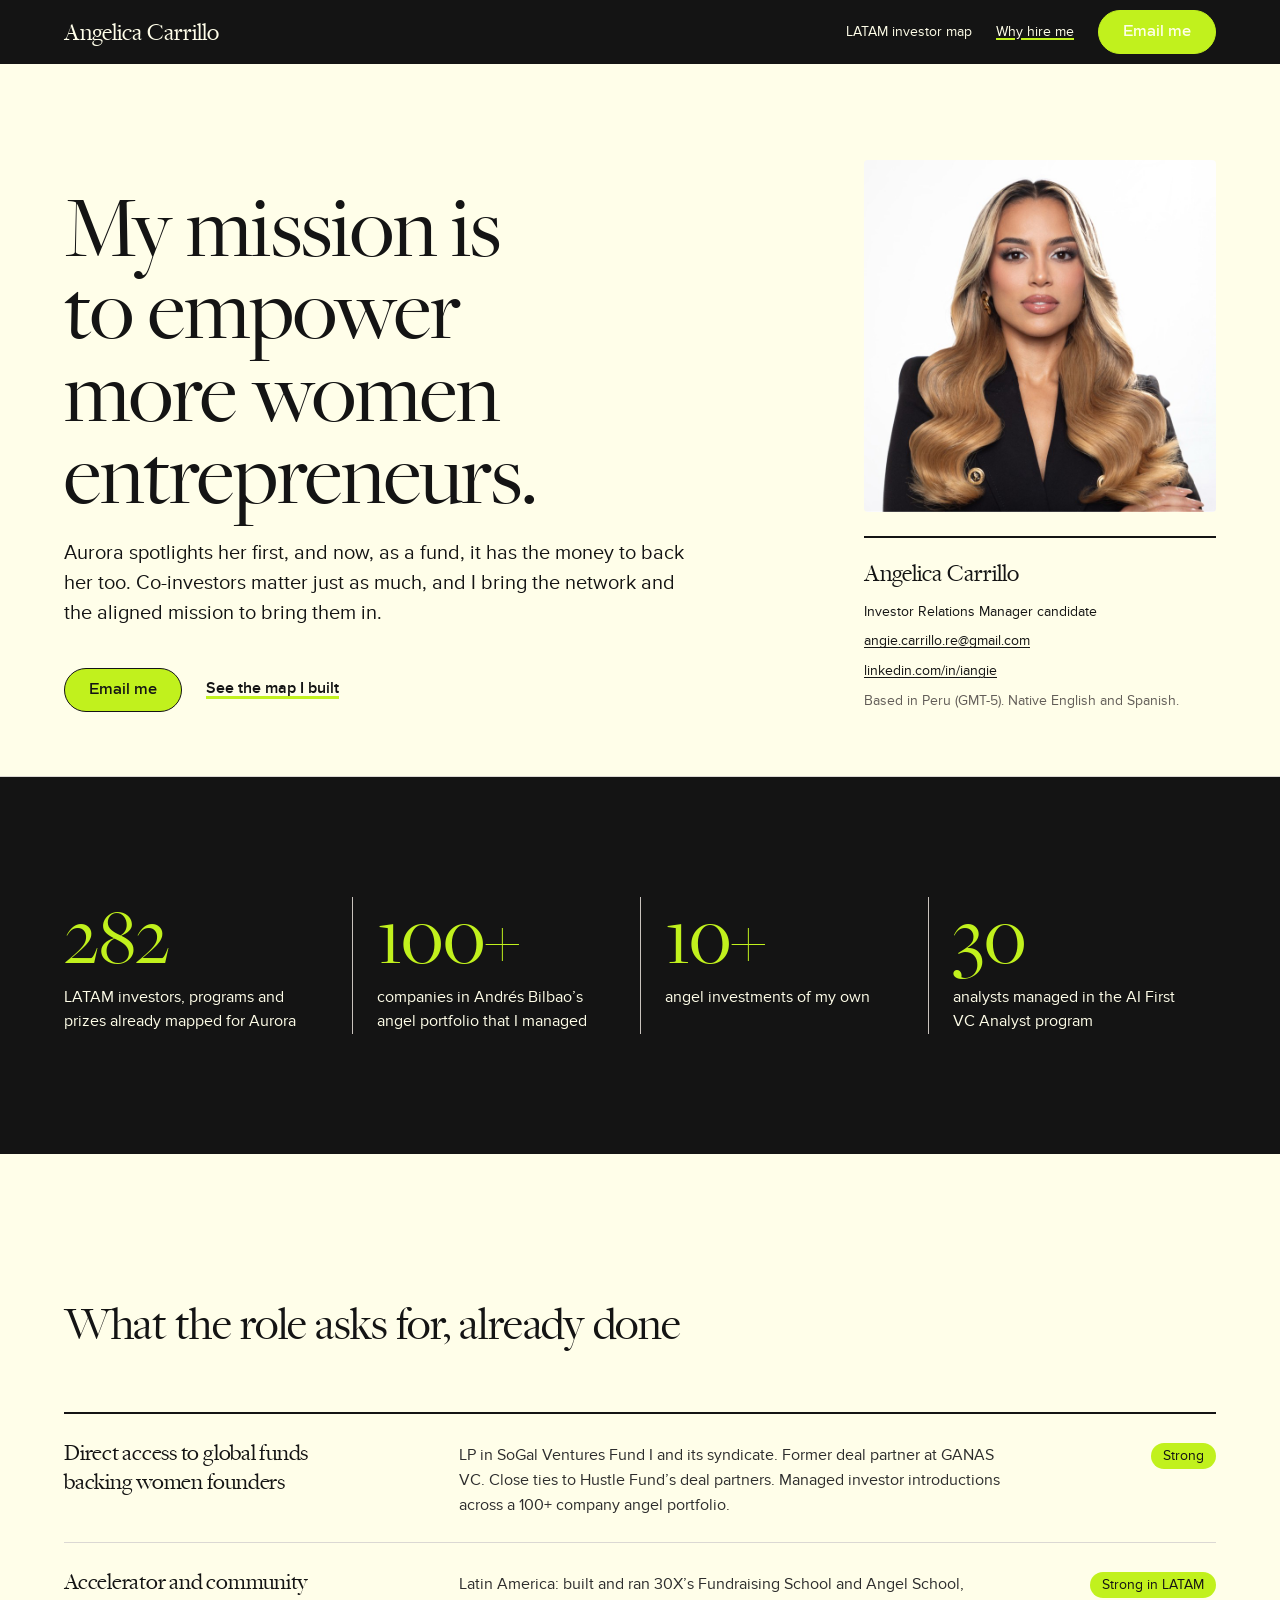
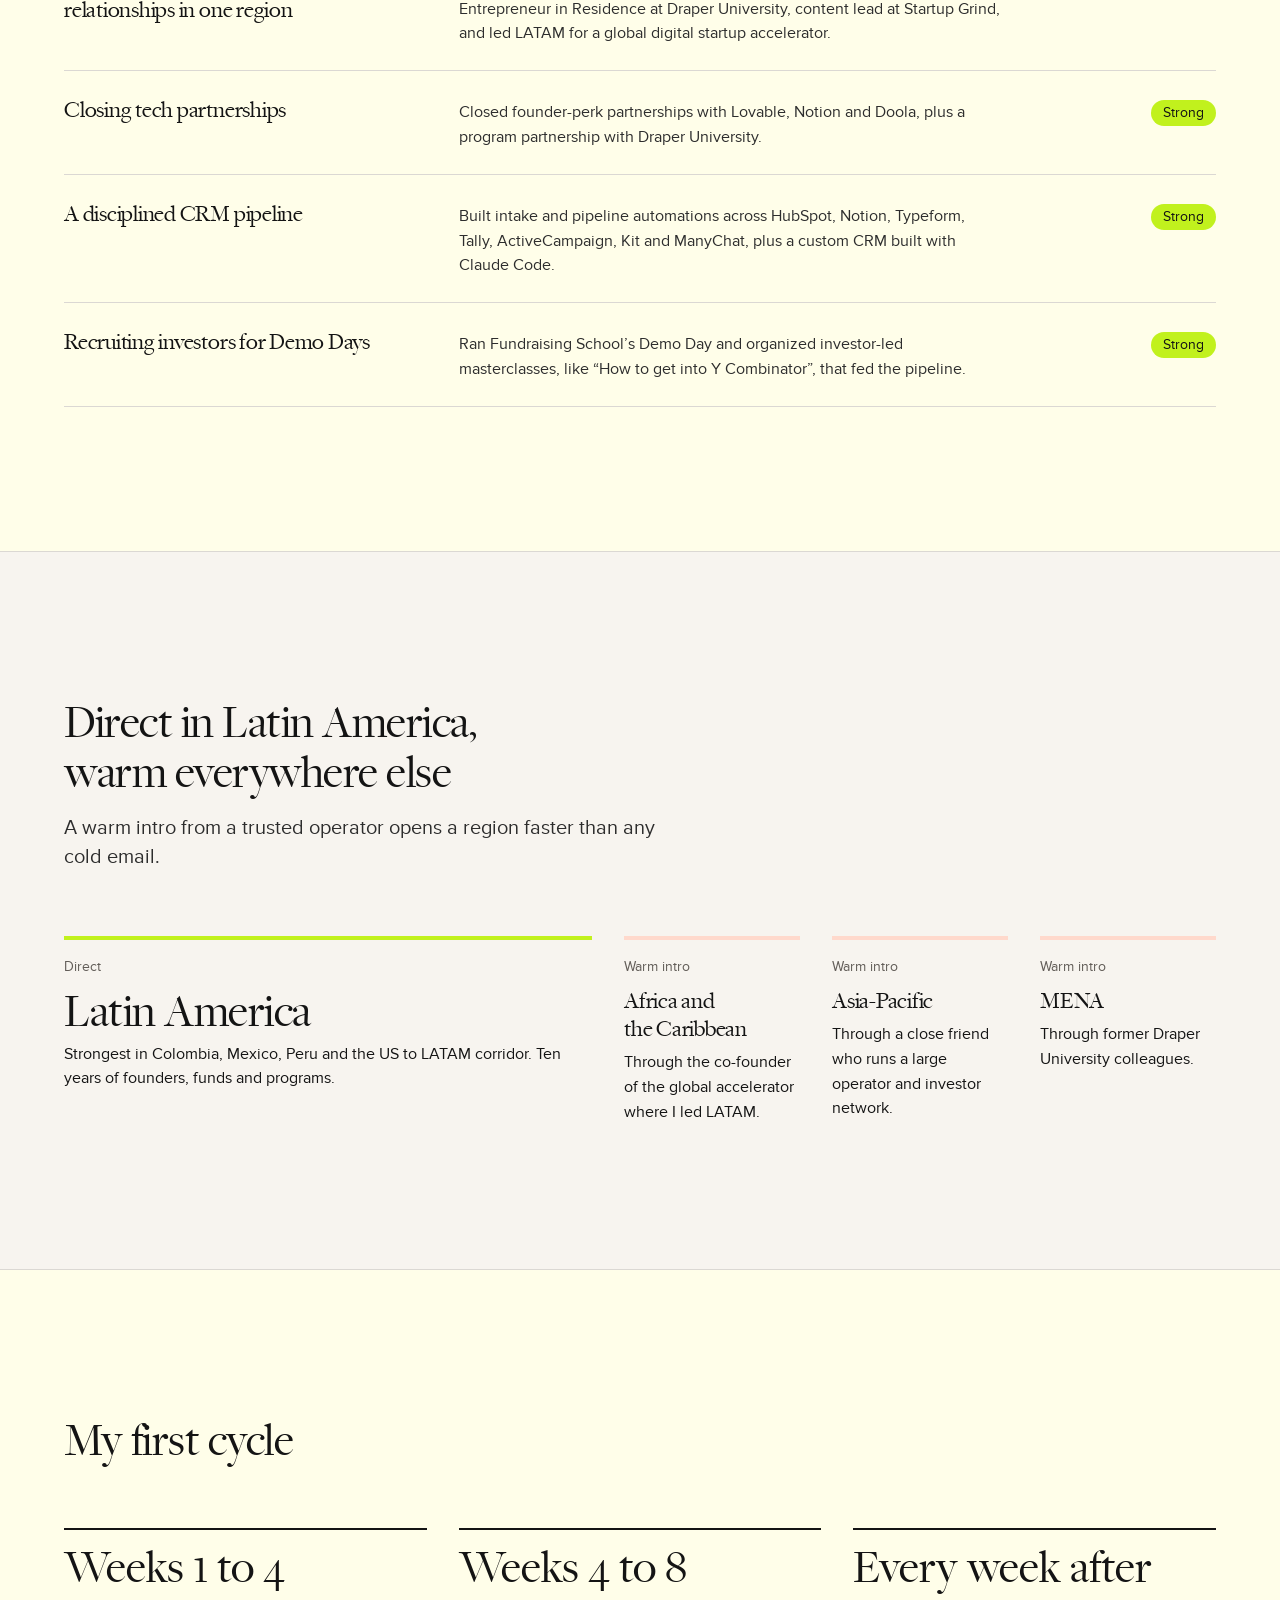
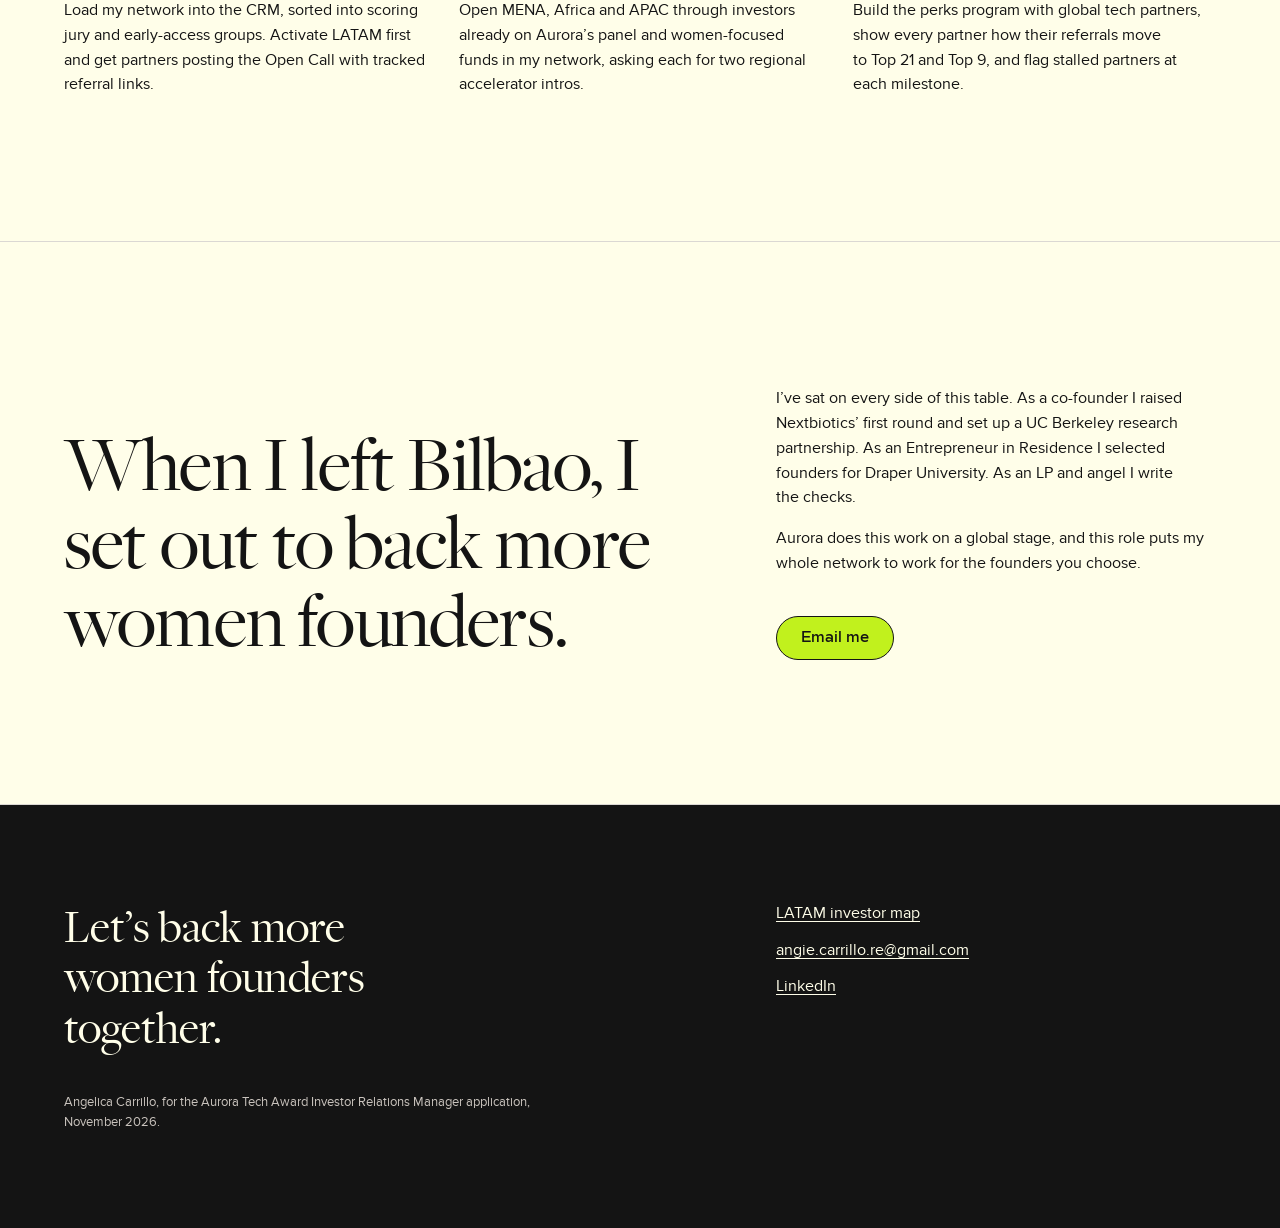
<file: why-hire-me/index.html>
<!doctype html>
<html lang="en">
<head>
<meta charset="utf-8">
<meta name="viewport" content="width=device-width,initial-scale=1">
<meta name="robots" content="noindex">
<title>Why Hire Angelica</title>
<meta name="description" content="Why Angelica Carrillo is the Investor Relations Manager Aurora needs for its next cycle.">
<link rel="stylesheet" href="../site.css">
</head>
<body>

<header class="nav">
 <div class="container">
  <a class="wordmark" href="../">Angelica Carrillo</a>
  <nav class="nav-links" aria-label="Main">
   <a class="hide-s" href="../">LATAM investor map</a>
   <a class="is-here hide-s" href="./" aria-current="page">Why hire me</a>
   <a class="btn" href="mailto:angie.carrillo.re@gmail.com">Email me</a>
  </nav>
 </div>
</header>

<main>
<section class="page-hero">
 <div class="container">
  <div>
   <h1>My mission is to empower more women entrepreneurs.</h1>
   <p class="lead">Aurora spotlights her first, and now, as a fund, it has the money to back her too. Co-investors matter just as much, and I bring the network and the aligned mission to bring them in.</p>
   <div class="actions">
    <a class="btn" href="mailto:angie.carrillo.re@gmail.com">Email me</a>
    <a class="textlink" href="../">See the map I built</a>
   </div>
  </div>
  <div class="hero-side">
   <img class="portrait" src="angelica-carrillo.jpg" alt="Angelica Carrillo" width="800" height="800">
  <div class="contact-card">
   <b>Angelica Carrillo</b>
   <span>Investor Relations Manager candidate</span>
   <a href="mailto:angie.carrillo.re@gmail.com">angie.carrillo.re@gmail.com</a>
   <a href="https://www.linkedin.com/in/iangie" rel="noopener">linkedin.com/in/iangie</a>
   <span class="muted">Based in Peru (GMT-5). Native English and Spanish.</span>
  </div>
  </div>
 </div>
</section>

<section class="section tight band-ink">
 <div class="container">
  <div class="receipts">
   <div><b>282</b><p>LATAM investors, programs and prizes already mapped for Aurora</p></div>
   <div><b>100+</b><p>companies in Andrés Bilbao’s angel portfolio that I managed</p></div>
   <div><b>10+</b><p>angel investments of my own</p></div>
   <div><b>30</b><p>analysts managed in the AI First VC Analyst program</p></div>
  </div>
 </div>
</section>

<section class="section">
 <div class="container">
  <div class="head"><h2>What the role asks for, already done</h2></div>
  <div class="fit">
   <div class="fit-row"><h3>Direct access to global funds backing women founders</h3><p>LP in SoGal Ventures Fund I and its syndicate. Former deal partner at GANAS VC. Close ties to Hustle Fund’s deal partners. Managed investor introductions across a 100+ company angel portfolio.</p><span>Strong</span></div>
   <div class="fit-row"><h3>Accelerator and community relationships in one region</h3><p>Latin America: built and ran 30X’s Fundraising School and Angel School, Entrepreneur in Residence at Draper University, content lead at Startup Grind, and led LATAM for a global digital startup accelerator.</p><span>Strong in LATAM</span></div>
   <div class="fit-row"><h3>Closing tech partnerships</h3><p>Closed founder-perk partnerships with Lovable, Notion and Doola, plus a program partnership with Draper University.</p><span>Strong</span></div>
   <div class="fit-row"><h3>A disciplined CRM pipeline</h3><p>Built intake and pipeline automations across HubSpot, Notion, Typeform, Tally, ActiveCampaign, Kit and ManyChat, plus a custom CRM built with Claude Code.</p><span>Strong</span></div>
   <div class="fit-row"><h3>Recruiting investors for Demo Days</h3><p>Ran Fundraising School’s Demo Day and organized investor-led masterclasses, like “How to get into Y Combinator”, that fed the pipeline.</p><span>Strong</span></div>
  </div>
 </div>
</section>

<section class="section band-2">
 <div class="container">
  <div class="head"><h2>Direct in Latin America, warm everywhere else</h2><p class="lead">A warm intro from a trusted operator opens a region faster than any cold email.</p></div>
  <div class="reach">
   <div class="direct"><small>Direct</small><h3>Latin America</h3><p>Strongest in Colombia, Mexico, Peru and the US to LATAM corridor. Ten years of founders, funds and programs.</p></div>
   <div><small>Warm intro</small><h3>Africa and the Caribbean</h3><p>Through the co-founder of the global accelerator where I led LATAM.</p></div>
   <div><small>Warm intro</small><h3>Asia-Pacific</h3><p>Through a close friend who runs a large operator and investor network.</p></div>
   <div><small>Warm intro</small><h3>MENA</h3><p>Through former Draper University colleagues.</p></div>
  </div>
 </div>
</section>

<section class="section">
 <div class="container">
  <div class="head"><h2>My first cycle</h2></div>
  <ol class="plan">
   <li><b>Weeks 1 to 4</b><p>Load my network into the CRM, sorted into scoring jury and early-access groups. Activate LATAM first and get partners posting the Open Call with tracked referral links.</p></li>
   <li><b>Weeks 4 to 8</b><p>Open MENA, Africa and APAC through investors already on Aurora’s panel and women-focused funds in my network, asking each for two regional accelerator intros.</p></li>
   <li><b>Every week after</b><p>Build the perks program with global tech partners, show every partner how their referrals move to Top 21 and Top 9, and flag stalled partners at each milestone.</p></li>
  </ol>
 </div>
</section>

<section class="section">
 <div class="container why">
  <p class="statement">When I left Bilbao, I set out to back more women founders.</p>
  <div>
   <p>I’ve sat on every side of this table. As a co-founder I raised Nextbiotics’ first round and set up a UC Berkeley research partnership. As an Entrepreneur in Residence I selected founders for Draper University. As an LP and angel I write the checks.</p>
   <p>Aurora does this work on a global stage, and this role puts my whole network to work for the founders you choose.</p>
   <div class="actions"><a class="btn" href="mailto:angie.carrillo.re@gmail.com">Email me</a></div>
  </div>
 </div>
</section>
</main>

<footer class="footer">
 <div class="container">
  <div>
   <p class="closing">Let’s back more women founders together.</p>
   <small>Angelica Carrillo, for the Aurora Tech Award Investor Relations Manager application, November 2026.</small>
  </div>
  <nav aria-label="Footer">
   <a href="../">LATAM investor map</a>
   <a href="mailto:angie.carrillo.re@gmail.com">angie.carrillo.re@gmail.com</a>
   <a href="https://www.linkedin.com/in/iangie" rel="noopener">LinkedIn</a>
  </nav>
 </div>
</footer>

</body>
</html>
</file>
<file: site.css>
/* Hallmark · shape: Index-First (/), Long Document (/why-hire-me/) · genre: editorial · theme: brand · redesign: full
 * paper: oklch(99.4% 0.03 110) · accent: oklch(90% 0.21 122) · display: Freight Big Pro (Angie’s brand) · body: Proxima Nova, Commuters Sans on buttons (Angie’s brand) · hero: Index (/), Banner (/why-hire-me/) · nav: slab · footer: colophon block · signature: the live LATAM map, first thing on screen
 * axes: light/roman-serif/chromatic-lime · posture: Index · contrast: pass · fold: pass · brand: Aurora Tech Award (spec 2026-11-17) · v2.0.0 */
/* Hallmark · pre-emit critique: P4 H4 E3 S5 R4 V3 · weakest: E, interactive data is rendered by the existing script, so its markup is styled, not rewritten */
@import url("./tokens.css");
@import url("./base.css");
@font-face { font-family: "Freight Big Pro"; src: url("./fonts/Headings_Freightbig_pro_book-webfont.woff") format("woff"); font-weight: 300 800; font-style: normal; font-display: swap; }
@font-face { font-family: "Proxima Nova"; src: url("./fonts/Text_proximanova-regular-webfont.woff") format("woff"); font-weight: 400; font-style: normal; font-display: swap; }
@font-face { font-family: "Proxima Nova"; src: url("./fonts/Subheadings_proximanova-semibold-webfont.woff") format("woff"); font-weight: 500 800; font-style: normal; font-display: swap; }
@font-face { font-family: "Commuters Sans"; src: url("./fonts/Buttons_commuterssans-semibold-webfont.woff") format("woff"); font-weight: 400 800; font-style: normal; font-display: swap; }

:root {
  --display-weight: 400;
  --nums-display: lining-nums tabular-nums;
  --map-0: #ece9e2; --map-1: #eef7c7; --map-2: #d6f06b; --map-3: #c1f11d; --map-4: #8fb80f;
  --color-rel-n: #ffd9cc;
  --color-aurora-blue: #5c84ff;
  --nav-h: 64px;
}

/* chrome */
.nav { background: var(--color-ink); color: var(--color-on-ink); position: sticky; top: 0; z-index: var(--z-sticky-nav); }
.nav .container { display: flex; align-items: center; justify-content: space-between; gap: var(--space-lg); min-height: var(--nav-h); }
.wordmark { font-family: var(--font-display); font-size: var(--text-xl); font-weight: 400; text-decoration: none; color: var(--color-on-ink); }
.nav-links { display: flex; align-items: center; gap: var(--space-lg); font-size: var(--text-sm); }
.nav-links a { color: var(--color-on-ink); text-decoration: none; }
.nav-links a:hover { text-decoration: underline; }
.nav-links a.is-here { text-decoration: underline; text-decoration-color: var(--color-accent); text-decoration-thickness: 2px; }

/* buttons, one primary style */
.btn { display: inline-flex; align-items: center; min-height: 44px; padding: 0 var(--space-lg); border-radius: var(--radius-pill); border: 1px solid var(--color-ink); background: var(--color-accent); color: var(--color-accent-ink); font-weight: 700; font-size: var(--text-sm); text-decoration: none; cursor: pointer; white-space: nowrap; transition: background-color var(--dur-micro) var(--ease-out), transform var(--dur-micro) var(--ease-out); }
.btn:hover { background: var(--color-ink); color: var(--color-on-ink); }
.btn:active { transform: translateY(1px); }
.btn:disabled { background: var(--color-paper-2); color: var(--color-muted); border-color: var(--color-rule); cursor: not-allowed; }
.nav .btn { border-color: var(--color-accent); }
.textlink { font-weight: 700; color: var(--color-ink); text-decoration: underline; text-decoration-color: var(--color-accent); text-decoration-thickness: 3px; text-underline-offset: 0.2em; }
.textlink:hover { text-decoration-color: var(--color-ink); }

/* chips (filters, tabs) */
.chips { display: flex; flex-wrap: wrap; gap: var(--space-xs); }
.chip { min-height: 32px; padding: 0 var(--space-sm); border-radius: var(--radius-pill); border: 1px solid var(--color-rule); background: var(--color-paper-3); color: var(--color-ink); font-size: var(--text-xs); font-weight: 400; cursor: pointer; transition: background-color var(--dur-micro) var(--ease-out), border-color var(--dur-micro) var(--ease-out); }
.chip:hover { border-color: var(--color-ink); }
.chip:active { transform: translateY(1px); }
.chip[aria-pressed="true"] { background: var(--color-ink); border-color: var(--color-ink); color: var(--color-on-ink); }
.chip:disabled { background: var(--color-paper-2); color: var(--color-muted); border-color: var(--color-rule); cursor: not-allowed; }

/* hero: the map is the page */
.hero { padding-block: var(--space-lg) var(--space-2xl); border-bottom: var(--rule-hair) solid var(--color-rule); }
.hero-grid { display: grid; grid-template-columns: minmax(0, 4fr) minmax(0, 5fr) minmax(0, 3fr); gap: var(--space-xl); align-items: start; }
.hero h1 { font-size: var(--text-display-s); line-height: 1; max-width: 12ch; }
.hero-intro { display: grid; gap: var(--space-lg); }
.hero-intro > p { font-size: var(--text-lead); line-height: 1.4; }
.assess { display: grid; gap: var(--space-sm); padding-block: var(--space-md); border-block: var(--rule-hair) solid var(--color-rule); }
.assess h2 { font-size: var(--text-title); }
.meter { display: grid; grid-template-columns: minmax(0, 1fr) auto auto; align-items: center; gap: var(--space-sm); font-size: var(--text-sm); }
.meter-bar { display: flex; gap: var(--space-2xs); }
.meter-bar i { width: 22px; height: 10px; border-radius: 2px; background: var(--color-rule); }
.meter-bar i.on { background: var(--color-ink); }
.meter b { font-variant-numeric: tabular-nums; }
.assess p { font-size: var(--text-sm); color: var(--color-muted); }
.filter-label { font-size: var(--text-sm); color: var(--color-muted); margin-bottom: var(--space-xs); }

.mapbox { display: grid; gap: var(--space-sm); justify-items: center; }
svg.map { width: 100%; height: auto; max-height: calc(100dvh - var(--nav-h) - 120px); }
svg.map path { stroke: var(--color-paper); stroke-width: 0.8; cursor: pointer; transition: fill var(--dur-micro) var(--ease-out); }
svg.map path:hover { fill: var(--color-coral) !important; }
svg.map path.sel { fill: var(--color-ink) !important; }
svg.map path:focus-visible { outline: none; stroke: var(--color-focus); stroke-width: 2.5; }
svg.map text { font-size: 11px; font-weight: 700; fill: var(--color-ink); pointer-events: none; }
.legend { display: flex; gap: var(--space-sm); flex-wrap: wrap; justify-content: center; font-size: var(--text-xs); color: var(--color-muted); }
.sw { display: inline-block; width: 14px; height: 10px; border-radius: 2px; margin-right: var(--space-2xs); vertical-align: middle; }
.sw-1 { background: var(--map-1); } .sw-2 { background: var(--map-2); } .sw-3 { background: var(--map-3); } .sw-4 { background: var(--map-4); }

.panel { max-height: calc(100dvh - var(--nav-h) - 64px); overflow: auto; padding-left: var(--space-lg); border-left: var(--rule-hair) solid var(--color-rule); overscroll-behavior: contain; }
.panel h3 { font-size: var(--text-section); line-height: 1; }
.panel > p { font-size: var(--text-sm); color: var(--color-muted); margin-top: var(--space-xs); }
.group { margin-top: var(--space-lg); }
.group h4 { margin: 0 0 var(--space-2xs); font-size: var(--text-sm); font-weight: 700; color: var(--color-muted); }
.player { display: flex; justify-content: space-between; gap: var(--space-sm); padding-block: var(--space-xs); border-top: var(--rule-hair) solid var(--color-rule); font-size: var(--text-sm); }
.rel { font-size: var(--text-xs); padding: var(--space-3xs) var(--space-xs); border-radius: var(--radius-pill); white-space: nowrap; align-self: center; }
.rel.W { background: var(--color-accent); }
.rel.N { background: var(--color-rel-n); }
.rel.C { background: var(--color-paper-2); color: var(--color-muted); }
.w { color: var(--color-coral-ink); font-weight: 700; }
.muted { color: var(--color-muted); }
.sources { display: flex; flex-wrap: wrap; gap: var(--space-md); margin-top: var(--space-lg); font-size: var(--text-sm); }

/* sections */
.section { padding-block: var(--section-gap); border-bottom: var(--rule-hair) solid var(--color-rule); }
.section.tight { padding-block: var(--section-gap-s); }
.band-ink { background: var(--color-ink); color: var(--color-on-ink); border-bottom: 0; }
.band-ink .muted, .band-ink p.src { color: var(--color-on-ink-muted); }
.band-2 { background: var(--color-paper-2); }
.head { display: grid; gap: var(--space-md); margin-bottom: var(--space-2xl); max-width: 62rem; }
.head .lead { color: var(--color-ink-2); }

/* thesis */
.thesis { display: grid; grid-template-columns: minmax(0, 7fr) minmax(0, 5fr); gap: var(--space-3xl); align-items: end; }
.statement { font-family: var(--font-display); font-weight: 400; font-size: var(--text-display); line-height: 0.98; letter-spacing: var(--tracking-display); max-width: 14ch; }
.jobs { list-style: none; margin: 0; padding: 0; counter-reset: job; display: grid; gap: var(--space-xl); }
.jobs li { counter-increment: job; display: grid; grid-template-columns: auto minmax(0, 1fr); gap: var(--space-md); padding-top: var(--space-md); border-top: 2px solid var(--color-ink); }
.jobs li::before { content: counter(job); font-family: var(--font-display); font-weight: 400; font-size: var(--text-section); line-height: 0.8; }
.jobs h3 { margin-bottom: var(--space-xs); }

.steps-map { list-style: none; margin: var(--space-3xl) 0 0; padding: 0; border-top: var(--rule-hair) solid var(--color-ink); }
.steps-map li { display: grid; grid-template-columns: minmax(0, 2fr) minmax(0, 4fr) minmax(0, 6fr); gap: var(--gap-columns); align-items: baseline; padding-block: var(--space-lg); border-bottom: var(--rule-hair) solid var(--color-rule); }
.steps-map .n { font-family: var(--font-display); font-weight: 400; font-size: var(--text-section); line-height: 1; font-variant-numeric: tabular-nums; }
.steps-map h3 { font-size: var(--text-title); }
.steps-map p { color: var(--color-ink-2); }
.steps-intro { display: grid; grid-template-columns: minmax(0, 6fr) minmax(0, 6fr); gap: var(--gap-columns); margin-top: var(--space-4xl); align-items: end; }
.steps-intro h2 { max-width: 16ch; }
.steps-intro p { color: var(--color-ink-2); }

/* figures */
.figures { display: grid; grid-template-columns: repeat(3, minmax(0, 1fr)); }
.figures > div { padding: 0 var(--space-xl); border-left: var(--rule-hair) solid var(--color-on-ink-muted); display: grid; gap: var(--space-sm); align-content: start; }
.figures > div:first-child { padding-left: 0; border-left: 0; }
.figures b { font-family: var(--font-display); font-weight: 400; font-size: var(--text-display); line-height: 1; color: var(--color-accent); font-variant-numeric: tabular-nums; }
.figures p.src { font-size: var(--text-xs); }
.after { margin-top: var(--space-2xl); max-width: 62ch; font-size: var(--text-lead); line-height: 1.45; }

/* table */
.tablewrap { overflow-x: auto; margin-top: var(--space-lg); border-top: 2px solid var(--color-ink); }
table { border-collapse: collapse; width: 100%; min-width: 860px; font-size: var(--text-sm); }
th, td { text-align: left; padding: var(--space-md) var(--space-sm); border-bottom: var(--rule-hair) solid var(--color-rule); vertical-align: top; }
th { font-weight: 700; color: var(--color-muted); }
td.name { font-family: var(--font-display); font-size: var(--text-xl); font-weight: 400; line-height: 1.1; white-space: nowrap; }
.tier { font-size: var(--text-xs); padding: var(--space-3xs) var(--space-xs); border-radius: var(--radius-card); white-space: nowrap; }
.t1 { background: var(--color-accent); } .t2 { background: var(--color-rel-n); } .t3 { background: var(--color-paper-2); }
.tiers { display: grid; grid-template-columns: repeat(3, minmax(0, 1fr)); gap: var(--gap-columns); margin-bottom: var(--space-xl); }
.tiers p { font-size: var(--text-sm); color: var(--color-ink-2); }
.tiers b { display: block; font-family: var(--font-display); font-size: var(--text-xl); font-weight: 400; color: var(--color-ink); }

/* task 2 */
.founder { display: grid; grid-template-columns: minmax(0, 5fr) minmax(0, 7fr); gap: var(--space-3xl); align-items: start; }
.founder h2 { max-width: 12ch; }
.founder .cols { display: grid; grid-template-columns: repeat(2, minmax(0, 1fr)); gap: var(--space-xl); }
.founder .cols > div { display: grid; gap: var(--space-sm); align-content: start; padding-top: var(--space-md); border-top: 2px solid var(--color-on-ink); }
.sub { font-family: var(--font-display); font-size: var(--text-section); font-weight: 400; line-height: 1.05; margin: var(--space-3xl) 0 var(--space-lg); }
.steps { display: grid; grid-template-columns: repeat(3, minmax(0, 1fr)); gap: var(--gap-columns); }
.step { text-align: left; display: grid; gap: var(--space-2xs); padding: var(--space-md) 0; background: none; border: 0; border-top: 4px solid var(--color-rule); color: var(--color-ink); cursor: pointer; font-size: var(--text-md); transition: border-color var(--dur-micro) var(--ease-out); }
.step b { font-family: var(--font-display); font-size: var(--text-xl); font-weight: 400; }
.step:hover { border-top-color: var(--color-ink); }
.step[aria-pressed="true"] { border-top-color: var(--color-accent); }
.step:active { transform: translateY(1px); }
.msg { white-space: pre-wrap; background: var(--color-paper-3); border: var(--rule-hair) solid var(--color-rule); border-radius: var(--radius-card); padding: var(--space-xl); font-size: var(--text-md); line-height: 1.6; max-width: 72ch; margin-top: var(--space-lg); }
.inv { display: grid; grid-template-columns: minmax(0, 7fr) minmax(0, 5fr); gap: var(--space-3xl); margin-top: var(--space-lg); align-items: start; }
.inv .msg { margin-top: var(--space-xs); }
.inv h3 { font-size: var(--text-section); line-height: 1; margin-bottom: var(--space-md); }
.timeline { display: grid; grid-template-columns: repeat(3, minmax(0, 1fr)); gap: var(--gap-columns); margin-top: var(--space-2xl); }
.tl { border-top: 2px solid var(--color-ink); padding-top: var(--space-sm); display: grid; gap: var(--space-xs); align-content: start; }
.tl b { font-family: var(--font-display); font-size: var(--text-section); font-weight: 400; line-height: 1; }

/* footer */
.footer { padding-block: var(--space-3xl); background: var(--color-ink); color: var(--color-on-ink); }
.footer .container { display: grid; grid-template-columns: minmax(0, 7fr) minmax(0, 5fr); gap: var(--space-3xl); }
.footer .closing { font-family: var(--font-display); font-weight: 400; font-size: var(--text-section); line-height: 1.05; max-width: 16ch; }
.footer nav { display: grid; gap: var(--space-sm); align-content: start; }
.footer a { color: var(--color-on-ink); }
.footer small { display: block; margin-top: var(--space-xl); font-size: var(--text-xs); color: var(--color-on-ink-muted); max-width: 60ch; }

/* why-hire-me page */
.page-hero { padding-block: var(--space-3xl) var(--space-2xl); border-bottom: var(--rule-hair) solid var(--color-rule); }
.page-hero .container { display: grid; grid-template-columns: minmax(0, 8fr) minmax(0, 4fr); gap: var(--space-3xl); align-items: end; }
.page-hero h1 { font-size: clamp(3rem, 7vw, 7rem); line-height: 0.92; max-width: 11ch; }
.page-hero .lead { margin-top: var(--space-lg); }
.page-hero .actions { display: flex; flex-wrap: wrap; gap: var(--space-lg); align-items: center; margin-top: var(--space-xl); }
.contact-card { display: grid; gap: var(--space-xs); padding-top: var(--space-md); border-top: 2px solid var(--color-ink); font-size: var(--text-sm); }
.contact-card b { font-family: var(--font-display); font-size: var(--text-xl); font-weight: 400; }
.receipts { display: grid; grid-template-columns: repeat(4, minmax(0, 1fr)); }
.receipts > div { padding: 0 var(--space-lg); border-left: var(--rule-hair) solid var(--color-on-ink-muted); display: grid; gap: var(--space-xs); align-content: start; }
.receipts > div:first-child { padding-left: 0; border-left: 0; }
.receipts b { font-family: var(--font-display); font-weight: 400; font-size: var(--text-display); line-height: 1; color: var(--color-accent); font-variant-numeric: tabular-nums; }
.fit { border-top: 2px solid var(--color-ink); }
.fit-row { display: grid; grid-template-columns: minmax(0, 4fr) minmax(0, 6fr) minmax(0, 2fr); gap: var(--gap-columns); padding-block: var(--space-lg); border-bottom: var(--rule-hair) solid var(--color-rule); align-items: baseline; }
.fit-row h3 { font-size: var(--text-title); }
.fit-row p { color: var(--color-ink-2); }
.fit-row span { font-size: var(--text-sm); justify-self: end; padding: var(--space-3xs) var(--space-sm); border-radius: var(--radius-pill); background: var(--color-accent); }
.reach { display: grid; grid-template-columns: minmax(0, 6fr) repeat(3, minmax(0, 2fr)); gap: var(--gap-columns); }
.reach > div { display: grid; gap: var(--space-xs); align-content: start; padding-top: var(--space-md); border-top: 4px solid var(--color-rel-n); }
.reach > div.direct { border-top-color: var(--color-accent); }
.reach > div.direct h3 { font-size: var(--text-section); line-height: 1; }
.reach small { font-size: var(--text-sm); color: var(--color-muted); }
.plan { list-style: none; margin: 0; padding: 0; display: grid; grid-template-columns: repeat(3, minmax(0, 1fr)); gap: var(--gap-columns); }
.plan li { border-top: 2px solid var(--color-ink); padding-top: var(--space-sm); display: grid; gap: var(--space-xs); align-content: start; }
.plan b { font-family: var(--font-display); font-size: var(--text-section); font-weight: 400; line-height: 1; }
.why { display: grid; grid-template-columns: minmax(0, 7fr) minmax(0, 5fr); gap: var(--space-3xl); align-items: end; }
.why p + p { margin-top: var(--space-md); }

/* responsive */
@media (max-width: 75rem) {
  .hero-grid { grid-template-columns: minmax(0, 1fr) minmax(0, 1fr); }
  .hero-intro { grid-column: 1 / -1; grid-template-columns: minmax(0, 1fr) minmax(0, 1fr); column-gap: var(--space-xl); }
  .hero-intro h1 { grid-column: 1 / -1; max-width: 20ch; }
}
@media (max-width: 60rem) {
  .hero-grid, .hero-intro, .thesis, .steps-intro, .founder, .founder .cols, .inv, .footer .container, .page-hero .container, .why, .reach { grid-template-columns: minmax(0, 1fr); }
  .panel { max-height: none; padding-left: 0; border-left: 0; border-top: var(--rule-hair) solid var(--color-rule); padding-top: var(--space-lg); }
  svg.map { max-height: 70dvh; }
  .figures, .receipts, .steps, .timeline, .plan, .tiers { grid-template-columns: minmax(0, 1fr); gap: var(--space-xl); }
  .figures > div, .receipts > div { padding-left: 0; border-left: 0; }
  .steps-map li, .fit-row { grid-template-columns: minmax(0, 1fr); gap: var(--space-xs); }
  .fit-row span { justify-self: start; }
  .nav-links .hide-s { display: none; }
}
.why .actions { margin-top: var(--space-xl); }
.statement, .figures b, .receipts b, .steps-map .n, .tl b, .plan b, .jobs li::before { font-variant-numeric: var(--nums-display); }
.filters { display: grid; grid-template-columns: minmax(0, 7fr) minmax(0, 5fr); gap: var(--gap-columns); }
@media (max-width: 60rem) { .filters { grid-template-columns: minmax(0, 1fr); gap: var(--space-md); } }
.hero-thesis { display: grid; gap: var(--space-md); }
.thesis-line { font-family: var(--font-display); font-weight: 400; font-size: var(--text-xl); line-height: 1.2; }
.hero-thesis .jobs { gap: var(--space-md); }
.hero-thesis .jobs li { padding-top: var(--space-sm); border-top-width: 1px; }
.hero-thesis .jobs li::before { font-size: var(--text-xl); line-height: 1; }
.hero-thesis .jobs h3 { font-size: var(--text-lg); margin-bottom: var(--space-2xs); }
.hero-thesis .jobs p { font-size: var(--text-sm); color: var(--color-ink-2); }
.total-line { font-size: var(--text-md); color: var(--color-muted); }
.side { display: grid; gap: var(--space-lg); padding-left: var(--space-lg); border-left: var(--rule-hair) solid var(--color-rule); align-content: start; }
.side .assess { border-top: 0; padding-top: 0; }
.side .panel { padding-left: 0; border-left: 0; max-height: calc(100dvh - var(--nav-h) - 300px); min-height: 320px; }
@media (max-width: 75rem) { .side { grid-column: 1 / -1; padding-left: 0; border-left: 0; } .side .panel { max-height: 560px; } }
@media (max-width: 60rem) { .side .panel { max-height: none; } }
.hero h1 { font-size: clamp(2.25rem, 2.6vw + 0.75rem, 3.5rem); max-width: 16ch; }
.msg-dialog { width: 100%; max-width: 640px; max-height: calc(100dvh - 64px); border: 1px solid var(--color-ink); border-radius: var(--radius-card); background: var(--color-paper); color: var(--color-ink); padding: var(--space-xl); }
.msg-dialog::backdrop { background: color-mix(in oklab, var(--color-ink) 55%, transparent); }
.dlg-head { display: flex; justify-content: space-between; align-items: start; gap: var(--space-md); }
.dlg-head h3 { font-size: var(--text-section); line-height: 1; }
.dlg-meta { margin-top: var(--space-sm); font-size: var(--text-sm); font-weight: 700; }
.dlg-meta::before { content: ""; display: inline-block; width: 10px; height: 10px; border-radius: 2px; margin-right: var(--space-xs); background: var(--color-rel-n); }
.dlg-meta[data-rel="Warm"]::before { background: var(--color-accent); }
.dlg-meta[data-rel="Cold"]::before { background: var(--color-rule); }
.msg-dialog .msg { margin-block: var(--space-md) var(--space-lg); }
.engage-grid { display: grid; grid-template-columns: repeat(3, minmax(0, 1fr)); gap: var(--space-xl); margin-top: var(--space-3xl); }
.engage-grid > div { display: grid; gap: var(--space-sm); align-content: start; padding-top: var(--space-md); border-top: 2px solid var(--color-ink); }
.engage-grid p, .coverage { color: var(--color-ink-2); }
.coverage { margin: 0; padding-left: var(--space-md); display: grid; gap: var(--space-xs); }
@media (max-width: 60rem) { .engage-grid { grid-template-columns: minmax(0, 1fr); } }
.msg-btn { white-space: nowrap; }
/* hero v3: intro and self-assessment on top, then filters, map and country list at one height */
.hero-top { display: grid; grid-template-columns: minmax(0, 7fr) minmax(0, 5fr); gap: var(--space-3xl); align-items: start; padding-bottom: var(--space-xl); margin-bottom: var(--space-xl); border-bottom: var(--rule-hair) solid var(--color-rule); }
.hero-top .hero-intro { display: grid; gap: var(--space-lg); grid-template-columns: minmax(0, 1fr); }
.hero-top .hero-intro h1 { grid-column: auto; max-width: 20ch; }
.hero-top .hero-thesis { display: grid; grid-template-columns: minmax(0, 1fr); gap: var(--space-md); }
.cs .jobs { grid-template-columns: repeat(2, minmax(0, 1fr)); display: grid; gap: var(--gap-columns); }
.hero-top .assess { border-top: 2px solid var(--color-ink); border-bottom: 0; padding-top: var(--space-md); }
.hero-grid { grid-template-columns: minmax(0, 3fr) minmax(0, 5fr) minmax(0, 4fr); align-items: stretch; }
.filters-col { display: grid; gap: var(--space-lg); align-content: start; }
.hero-grid .panel { max-height: calc(100dvh - var(--nav-h) - 48px); min-height: 0; padding-left: var(--space-lg); border-left: var(--rule-hair) solid var(--color-rule); border-top: 0; padding-top: 0; }
@media (max-width: 75rem) {
  .hero-grid { grid-template-columns: minmax(0, 1fr) minmax(0, 1fr); }
  .filters-col { grid-column: 1 / -1; }
}
@media (max-width: 60rem) {
  .hero-top, .cs .jobs, .hero-grid { grid-template-columns: minmax(0, 1fr); gap: var(--space-xl); }
  .hero-grid .panel { max-height: none; padding-left: 0; border-left: 0; border-top: var(--rule-hair) solid var(--color-rule); padding-top: var(--space-lg); }
}
.hero-grid .mapbox { align-content: start; }
.hero-grid .panel { max-height: none; height: 100%; contain: size; overflow: auto; }
@media (max-width: 60rem) { .hero-grid .panel { contain: none; height: auto; max-height: 70dvh; } }
.cs .jobs { grid-template-columns: repeat(3, minmax(0, 1fr)); }
@media (max-width: 60rem) { .cs .jobs { grid-template-columns: minmax(0, 1fr); } }
.cs > .jobs { grid-column: 1 / -1; margin-top: var(--space-xs); }
.cs > .jobs li { padding-top: var(--space-sm); border-top-width: 1px; }
.cs > .jobs li::before { font-size: var(--text-xl); line-height: 1; }
.cs > .jobs h3 { font-size: var(--text-lg); margin-bottom: var(--space-2xs); }
.cs > .jobs p { font-size: var(--text-sm); color: var(--color-ink-2); }
.hero-top { row-gap: var(--space-xl); }
svg.map path.sel { fill: var(--color-aurora-blue) !important; }
svg.map text.on-sel { fill: var(--color-on-ink); }
.btn { font-family: var(--font-outlier); font-weight: 600; letter-spacing: 0; }
.act-head { margin: var(--space-lg) 0 var(--space-xs); font-size: var(--text-sm); font-weight: 700; color: var(--color-ink); }
.act { list-style: none; margin: 0; padding: 0; border-top: var(--rule-hair) solid var(--color-ink); }
.act li { display: grid; grid-template-columns: 3.25rem minmax(0, 1fr); column-gap: var(--space-sm); padding-block: var(--space-xs); border-bottom: var(--rule-hair) solid var(--color-rule); align-items: baseline; }
.act b { grid-row: span 2; font-family: var(--font-display); font-weight: 400; font-size: var(--text-xl); line-height: 1; font-variant-numeric: var(--nums-display); }
.act span { font-weight: 600; font-size: var(--text-sm); color: var(--color-ink); }
.act small { font-size: var(--text-xs); color: var(--color-muted); }
.cs > .jobs .act li { counter-increment: none; display: grid; grid-template-columns: 3.25rem minmax(0, 1fr); column-gap: var(--space-sm); gap: 0 var(--space-sm); padding: var(--space-xs) 0; border-top: 0; border-bottom: var(--rule-hair) solid var(--color-rule); }
.cs > .jobs .act li::before { content: none; }
.cs > .jobs .act small { font-size: var(--text-xs); color: var(--color-muted); }
.cs > .jobs > li { border-top: 0; padding-top: 0; }
.cs { display: grid; gap: var(--space-xl); }
.cs .thesis-line { font-size: var(--text-section); line-height: 1.1; max-width: 26ch; }
.cs-section { border-bottom: var(--rule-hair) solid var(--color-rule); }
.hero-top { align-items: end; }
.hero-line { font-size: var(--text-xl); line-height: 1.3; max-width: 44ch; }
.hero-top .hero-intro { gap: var(--space-md); }
.cs-grid { display: grid; grid-template-columns: minmax(0, 6fr) minmax(0, 6fr); gap: var(--space-3xl); align-items: start; }
.cs-grid > .jobs { grid-template-columns: minmax(0, 1fr) !important; gap: var(--space-xl); }
.cs-grid .act-head { margin-top: 0; font-family: var(--font-display); font-weight: 400; font-size: var(--text-xl); }
.cs-grid > .jobs > li { border-top: 0; padding-top: 0; }
.cs-grid .act li { counter-increment: none; display: grid; grid-template-columns: 3.75rem minmax(0, 1fr); column-gap: var(--space-sm); padding: var(--space-sm) 0; border-top: 0; border-bottom: var(--rule-hair) solid var(--color-rule); }
.cs-grid .act li::before { content: none; }
.cs-grid > .jobs li::before { font-size: var(--text-xl); line-height: 1; }
.cs-grid > .jobs h3 { font-size: var(--text-lg); margin-bottom: var(--space-2xs); }
.cs-grid > .jobs p { font-size: var(--text-md); color: var(--color-ink-2); }
@media (max-width: 60rem) { .cs-grid { grid-template-columns: minmax(0, 1fr); gap: var(--space-2xl); } }

/* Why hire me: portrait beside the mission */
.hero-side { display: grid; gap: var(--space-lg); align-content: end; }
.portrait { width: 100%; max-width: 360px; aspect-ratio: 1; object-fit: cover; border-radius: var(--radius-card); display: block; }
@media (max-width: 60rem) { .portrait { max-width: 280px; } }
</file>
